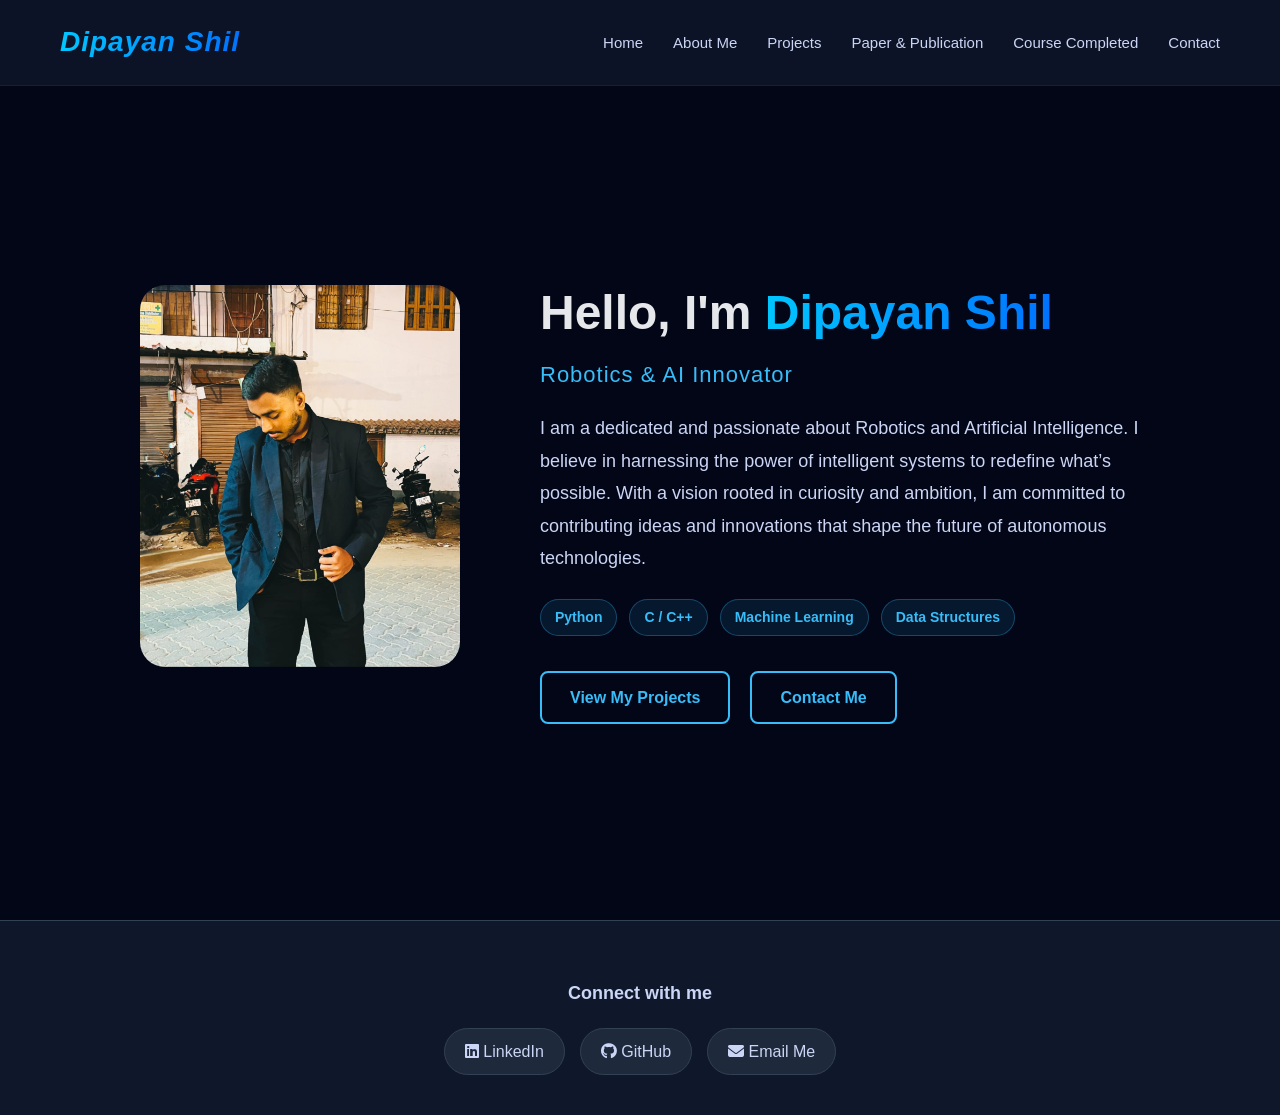
<file: index.html>
<!DOCTYPE html>
<html lang="en">

<head>
    <meta charset="UTF-8">
    <meta name="viewport" content="width=device-width, initial-scale=1.0">
    <title>Dipayan Shil Portfolio</title>
    <link rel="stylesheet" href="style.css">
    <link rel="stylesheet" href="https://cdnjs.cloudflare.com/ajax/libs/font-awesome/6.4.0/css/all.min.css">

</head>

<body>
    <nav>
        <div class="logo">Dipayan Shil</div>
        <ul class="nav-links">
            <li><a href="index.html">Home</a></li>
            <li><a href="about.html">About Me</a></li>
            <li><a href="#projects.html">Projects</a></li>
            <li><a href="paper.html">Paper & Publication</a></li>
            <li><a href="courses.html">Course Completed</a></li>
            <li><a href="contact.html">Contact</a></li>
        </ul>
    </nav>
    <main>

        <section class="about-section">
            <div class="about-container">
                <div class="about-image">
                    <img src="dipayan.png" alt="profile">
                </div>
                <div class="hero-text">
                    <h1>Hello, I'm <span class="highlight-name">Dipayan Shil</span></h1>

                    <h3 class="role-title">Robotics & AI Innovator</h3>

                    <p>I am a dedicated and passionate about Robotics and Artificial Intelligence. I believe in
                        harnessing the power of intelligent systems to redefine what’s possible. With a vision rooted in
                        curiosity and ambition, I am committed to contributing ideas and innovations that shape the
                        future of autonomous technologies.</p>

                    <div class="hero-skills">
                        <span>Python</span>
                        <span>C / C++</span>
                        <span>Machine Learning</span>
                        <span>Data Structures</span>
                    </div>

                    <div class="hero-buttons">
                        <a href="projects.html" class="hero-btn secondary-btn">View My Projects</a>
                        <a href="contact.html" class="hero-btn secondary-btn">Contact Me</a>
                    </div>

                </div>
            </div>
        </section>

    </main>

    <footer>
        <p>Connect with me</p>
        <div class="social-icons">
            <a href="https://www.linkedin.com/in/dipayan-shil-410b94336/" target="_blank" rel="noopener noreferrer">
                <i class="fa-brands fa-linkedin"></i> LinkedIn
            </a>

            <a href="https://github.com/dipayanshil2005" target="_blank" rel="noopener noreferrer">
                <i class="fa-brands fa-github"></i> GitHub
            </a>

            <a href="mailto:dipayanshil2005@gmail.com" class="email-link">
                <i class="fa-solid fa-envelope"></i> Email Me
            </a>
        </div>
    </footer>

</body>

</html>
</file>
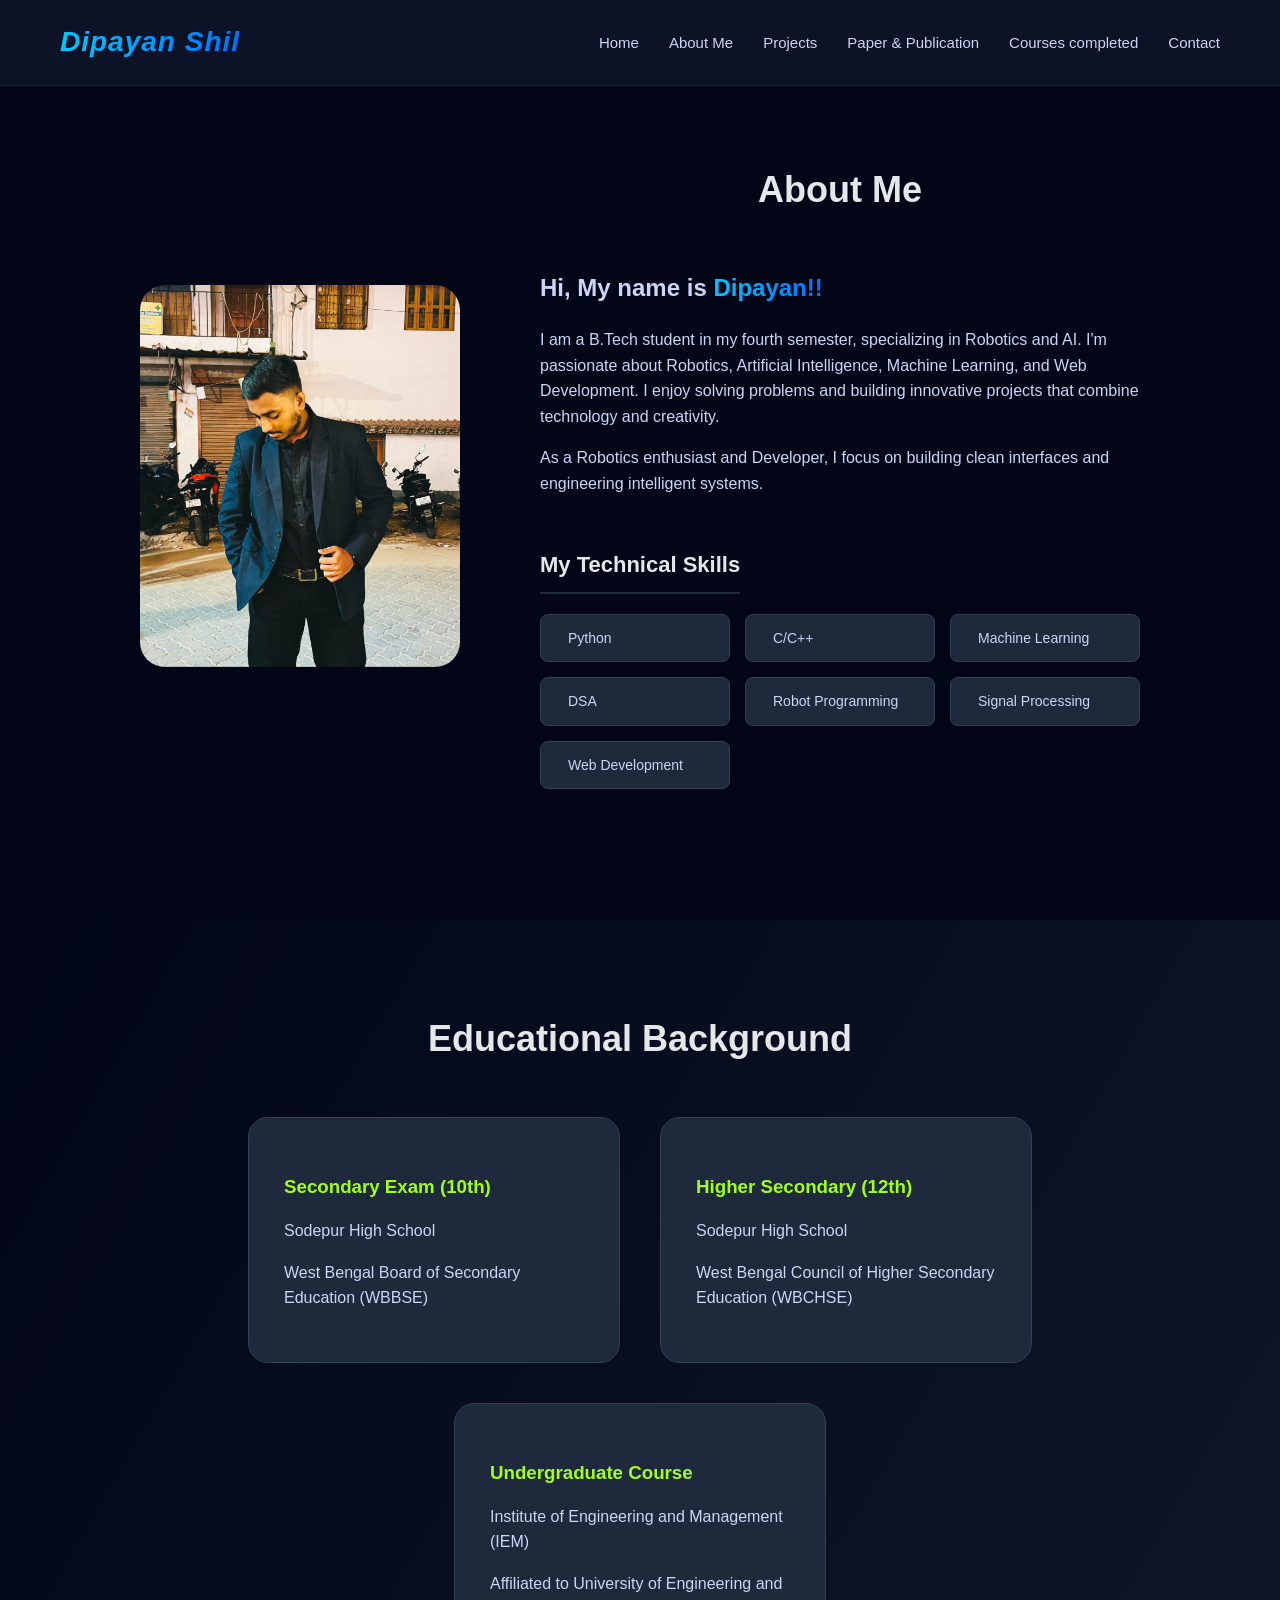
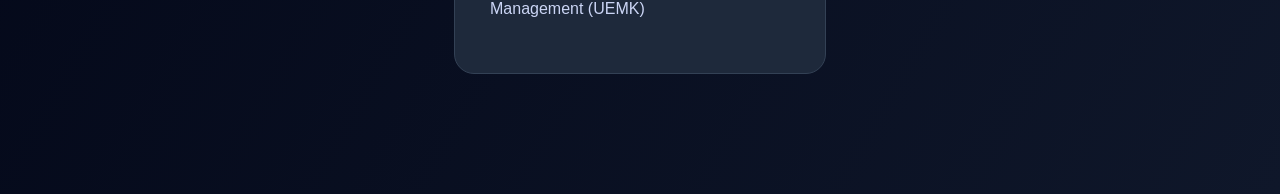
<file: about.html>
<!DOCTYPE html>
<html lang="en">

<head>
    <meta charset="UTF-8">
    <title>About Me</title>
    <link rel="stylesheet" href="style.css">
</head>

<body>

    <nav>

        <div class="logo">Dipayan Shil</div>

        <ul class="nav-links">
            <li><a href="index.html">Home</a></li>
            <li><a href="about.html">About Me</a></li>
            <li><a href="projects.html">Projects</a></li>
            <li><a href="paper.html">Paper & Publication</a></li>
            <li><a href="courses.html">Courses completed</a></li>
            <li><a href="contact.html">Contact</a></li>
        </ul>
    </nav>

    <section class="about-section">
        <div class="about-container">
            <div class="about-image">
                <img src="dipayan.png" alt="profile">
            </div>
            <div class="about-text">
                <h1 class="section-title">About Me</h1>

                <h3 class="about-subtitle">Hi, My name is <span class="highlight-name">Dipayan!!</span></h3>

                <p>I am a B.Tech student in my fourth semester, specializing in Robotics and AI. I'm passionate about
                    Robotics, Artificial Intelligence, Machine Learning, and Web Development. I enjoy solving problems
                    and building innovative projects that combine technology and creativity.</p>

                <p>As a Robotics enthusiast and Developer, I focus on building clean interfaces and engineering
                    intelligent systems.</p>

                <h3 class="skills-title">My Technical Skills</h3>

                <div class="skills-grid">
                    <div class="skill-item"><i class="fa-brands fa-python"></i> Python</div>
                    <div class="skill-item"><i class="fa-solid fa-code"></i> C/C++</div>
                    <div class="skill-item"><i class="fa-solid fa-brain"></i> Machine Learning</div>
                    <div class="skill-item"><i class="fa-solid fa-diagram-project"></i> DSA</div>
                    <div class="skill-item"><i class="fa-solid fa-microchip"></i> Robot Programming</div>
                    <div class="skill-item"><i class="fa-solid fa-wave-square"></i> Signal Processing</div>
                    <div class="skill-item"><i class="fa-solid fa-globe"></i> Web Development</div>
                </div>


            </div>
        </div>
    </section>

    <section class="education-section">
        <h1 class="section-title">Educational Background</h1>
        <div class="education-container">
            <div class="edu-card">
                <h3>Secondary Exam (10th)</h3>
                <p>Sodepur High School</p>
                <p>West Bengal Board of Secondary Education (WBBSE)</p>
            </div>
            <div class="edu-card">
                <h3>Higher Secondary (12th)</h3>
                <p>Sodepur High School</p>
                <p>West Bengal Council of Higher Secondary Education (WBCHSE)</p>
            </div>
            <div class="edu-card">
                <h3>Undergraduate Course</h3>
                <p>Institute of Engineering and Management (IEM)</p>
                <p>Affiliated to University of Engineering and Management (UEMK)</p>
            </div>
        </div>
    </section>

</body>


</html>
</file>
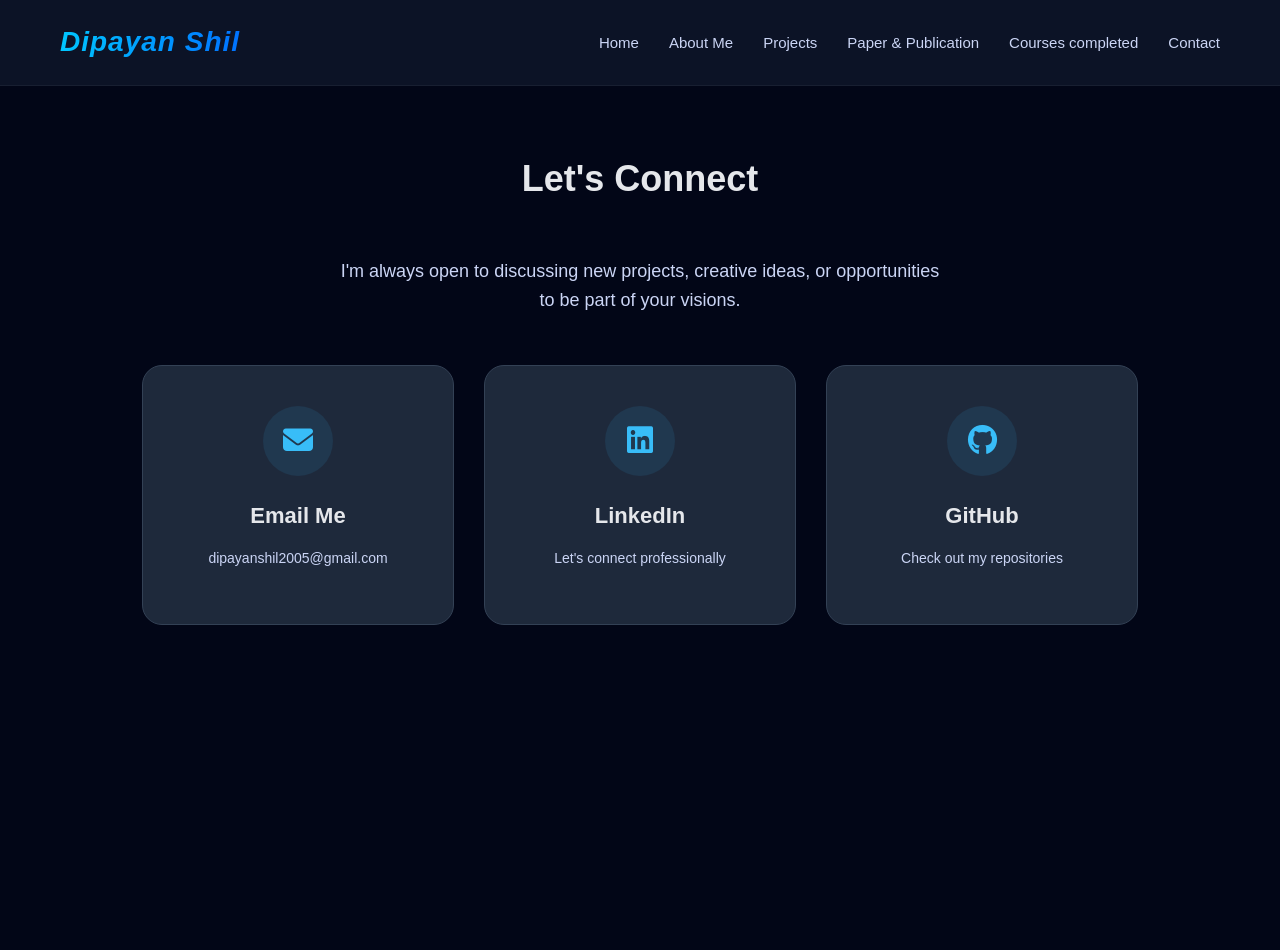
<file: contact.html>
<!DOCTYPE html>
<html>

<head>

    <link rel="stylesheet" href="style.css">
    <link rel="stylesheet" href="https://cdnjs.cloudflare.com/ajax/libs/font-awesome/6.4.0/css/all.min.css">

</head>

<body>

    <nav>
        <div class="logo">Dipayan Shil</div>

        <ul class="nav-links">
            <li><a href="index.html">Home</a></li>
            <li><a href="about.html">About Me</a></li>
            <li><a href="projects.html">Projects</a></li>
            <li><a href="paper.html">Paper & Publication</a></li>
            <li><a href="courses.html">Courses completed</a></li>
            <li><a href="contact.html">Contact</a></li>
        </ul>
    </nav>

    <section class="contact-section">
        <h2 class="section-title">Let's Connect</h2>
        <p class="contact-subtitle">I'm always open to discussing new projects, creative ideas, or opportunities to be
            part of your visions.</p>

        <div class="contact-cards-container">
            <a href="mailto:dipayanshil2005@gmail.com" class="contact-card">
                <div class="card-icon-wrapper">
                    <i class="fa-solid fa-envelope"></i>
                </div>
                <h3>Email Me</h3>
                <p>dipayanshil2005@gmail.com</p>
            </a>

            <a href="https://www.linkedin.com/in/dipayan-shil-410b94336/" target="_blank" rel="noopener noreferrer"
                class="contact-card">
                <div class="card-icon-wrapper">
                    <i class="fa-brands fa-linkedin"></i>
                </div>
                <h3>LinkedIn</h3>
                <p>Let's connect professionally</p>
            </a>

            <a href="https://github.com/dipayanshil2005" target="_blank" rel="noopener noreferrer" class="contact-card">
                <div class="card-icon-wrapper">
                    <i class="fa-brands fa-github"></i>
                </div>
                <h3>GitHub</h3>
                <p>Check out my repositories</p>
            </a>
        </div>
    </section>
</file>
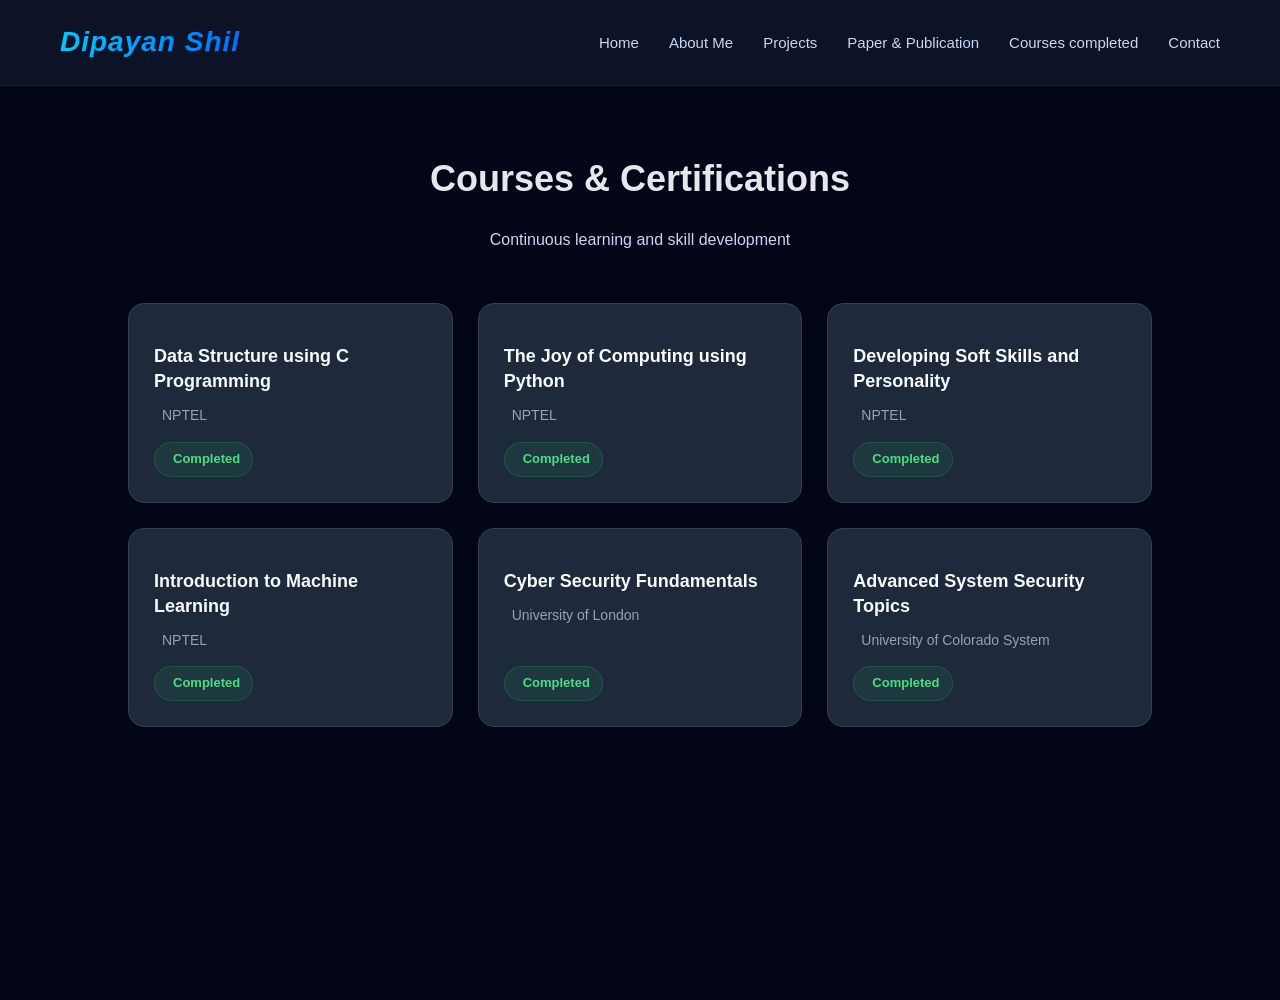
<file: courses.html>
<!DOCTYPE html>
<html>

<head>
    <link rel="stylesheet" href="style.css">
</head>

<body>

    <nav>
        <div class="logo">Dipayan Shil</div>

        <ul class="nav-links">
            <li><a href="index.html">Home</a></li>
            <li><a href="about.html">About Me</a></li>
            <li><a href="projects.html">Projects</a></li>
            <li><a href="paper.html">Paper & Publication</a></li>
            <li><a href="courses.html">Courses completed</a></li>
            <li><a href="contact.html">Contact</a></li>
        </ul>
    </nav>

    <section class="courses-section">
        <h2 class="section-title">Courses & Certifications</h2>
        <p class="section-subtitle">Continuous learning and skill development</p>

        <div class="course-grid">
            <div class="course-card">
                <div class="course-icon"><i class="fa-solid fa-code"></i></div>
                <div class="course-info">
                    <h3>Data Structure using C Programming</h3>
                    <p class="course-provider"><i class="fa-solid fa-building-columns"></i> NPTEL</p>
                </div>
                <div class="status-badge"><i class="fa-solid fa-circle-check"></i> Completed</div>
            </div>

            <div class="course-card">
                <div class="course-icon"><i class="fa-brands fa-python"></i></div>
                <div class="course-info">
                    <h3>The Joy of Computing using Python</h3>
                    <p class="course-provider"><i class="fa-solid fa-building-columns"></i> NPTEL</p>
                </div>
                <div class="status-badge"><i class="fa-solid fa-circle-check"></i> Completed</div>
            </div>

            <div class="course-card">
                <div class="course-icon"><i class="fa-solid fa-users-gear"></i></div>
                <div class="course-info">
                    <h3>Developing Soft Skills and Personality</h3>
                    <p class="course-provider"><i class="fa-solid fa-building-columns"></i> NPTEL</p>
                </div>
                <div class="status-badge"><i class="fa-solid fa-circle-check"></i> Completed</div>
            </div>

            <div class="course-card border-highlight">
                <div class="course-icon"><i class="fa-solid fa-lock"></i></div>
                <div class="course-info">
                    <h3>Introduction to Machine Learning</h3>
                    <p class="course-provider"><i class="fa-solid fa-award"></i> NPTEL</p>
                </div>
                <div class="status-badge"><i class="fa-solid fa-circle-check"></i>Completed</div>
            </div>

            <div class="course-card border-highlight">
                <div class="course-icon"><i class="fa-solid fa-shield-halved"></i></div>
                <div class="course-info">
                    <h3>Cyber Security Fundamentals</h3>
                    <p class="course-provider"><i class="fa-solid fa-award"></i> University of London</p>
                </div>
                <div class="status-badge"><i class="fa-solid fa-circle-check"></i> Completed</div>
            </div>

            <div class="course-card border-highlight">
                <div class="course-icon"><i class="fa-solid fa-lock"></i></div>
                <div class="course-info">
                    <h3>Advanced System Security Topics</h3>
                    <p class="course-provider"><i class="fa-solid fa-award"></i> University of Colorado System</p>
                </div>
                <div class="status-badge"><i class="fa-solid fa-circle-check"></i> Completed</div>
            </div>




        </div>
    </section>
</file>
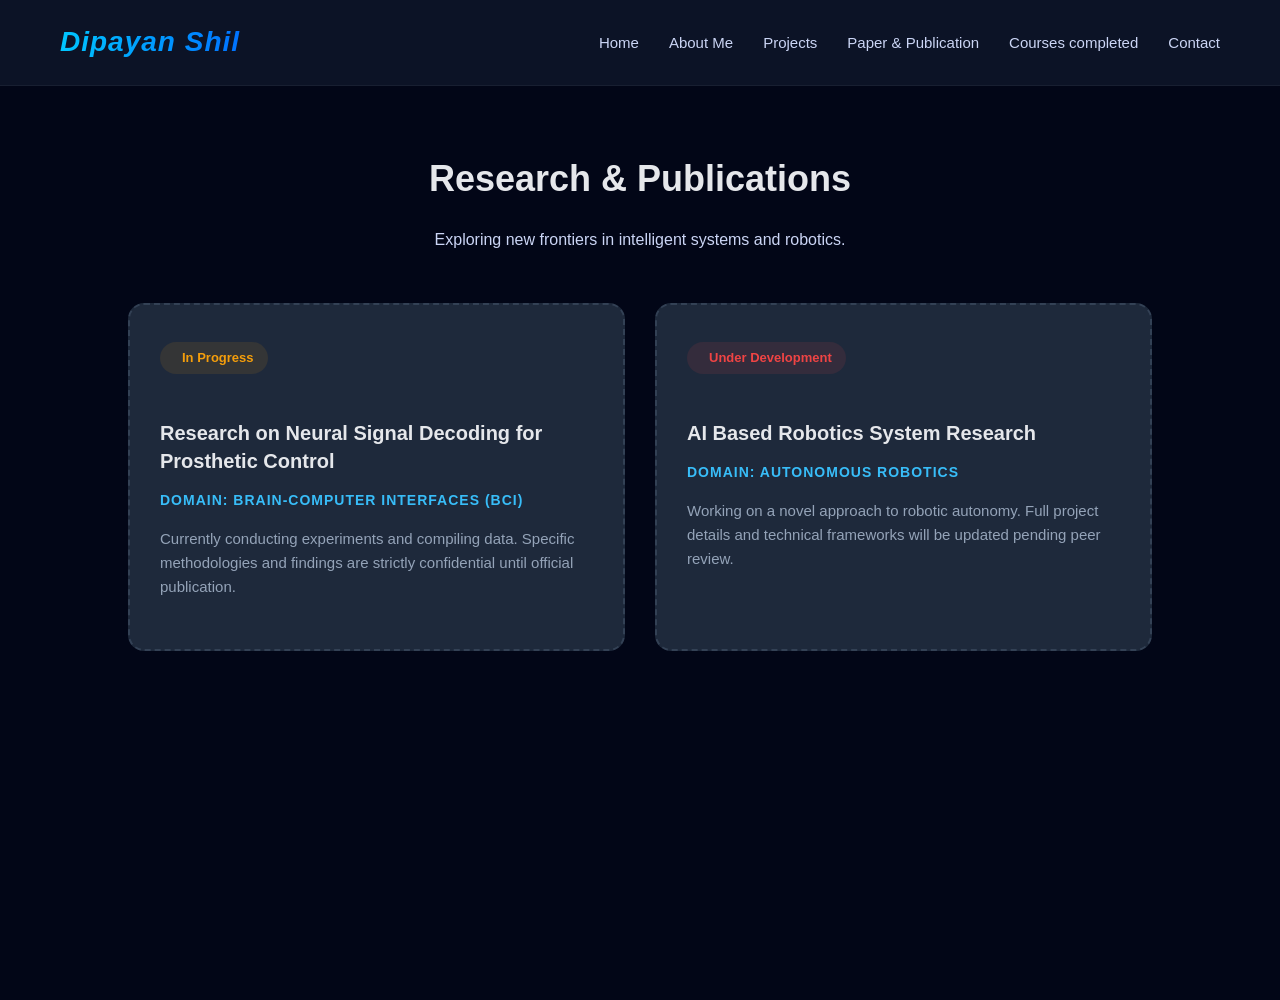
<file: paper.html>
<!DOCTYPE html>
<html>

<head>
    <link rel="stylesheet" href="style.css">
</head>

<body>

    <nav>
        <div class="logo">Dipayan Shil</div>

        <ul class="nav-links">
            <li><a href="index.html">Home</a></li>
            <li><a href="about.html">About Me</a></li>
            <li><a href="projects.html">Projects</a></li>
            <li><a href="paper.html">Paper & Publication</a></li>
            <li><a href="courses.html">Courses completed</a></li>
            <li><a href="contact.html">Contact</a></li>
        </ul>
    </nav>

    <section class="research-section">
        <h2 class="section-title">Research & Publications</h2>
        <p class="section-subtitle">Exploring new frontiers in intelligent systems and robotics.</p>

        <div class="research-grid">
            <div class="research-card">
                <div class="research-status">
                    <i class="fa-solid fa-spinner fa-spin"></i> In Progress
                </div>

                <h3>Research on Neural Signal Decoding for Prosthetic Control</h3>
                <p class="research-domain">Domain: Brain-Computer Interfaces (BCI)</p>
                <p class="research-desc">Currently conducting experiments and compiling data. Specific methodologies and
                    findings are strictly confidential until official publication.</p>
            </div>

            <div class="research-card">
                <div class="research-status lock-badge">
                    <i class="fa-solid fa-lock"></i> Under Development
                </div>

                <h3>AI Based Robotics System Research</h3>
                <p class="research-domain">Domain: Autonomous Robotics</p>
                <p class="research-desc">Working on a novel approach to robotic autonomy. Full project details and
                    technical frameworks will be updated pending peer review.</p>
            </div>
        </div>
    </section>
</file>
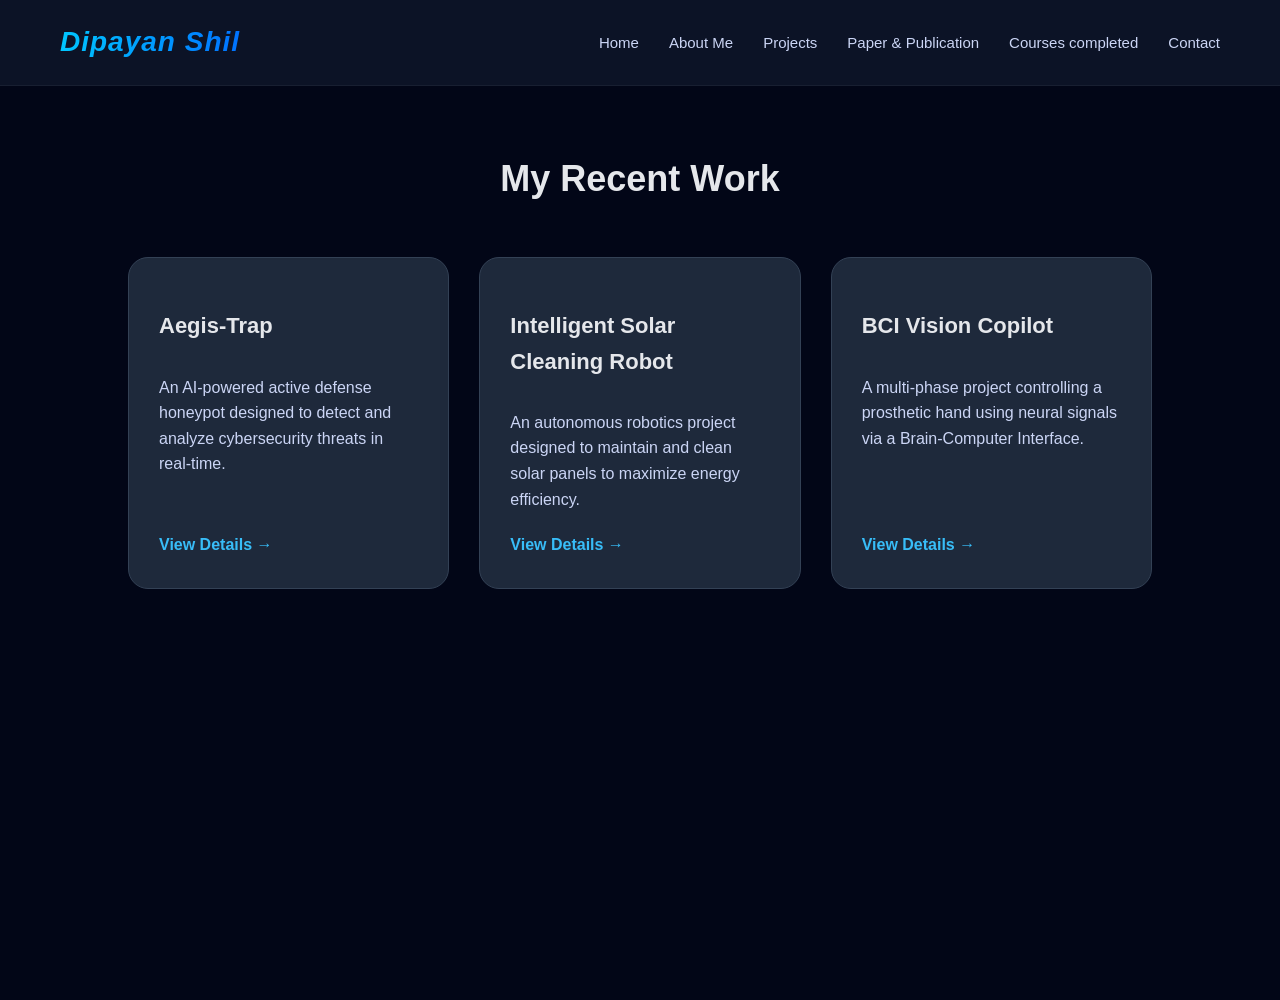
<file: projects.html>
<!DOCTYPE html>
<html>

<head>
    <link rel="stylesheet" href="style.css">
</head>

<body>

    <nav>
        <div class="logo">Dipayan Shil</div>

        <ul class="nav-links">
            <li><a href="index.html">Home</a></li>
            <li><a href="about.html">About Me</a></li>
            <li><a href="projects.html">Projects</a></li>
            <li><a href="paper.html">Paper & Publication</a></li>
            <li><a href="courses.html">Courses completed</a></li>
            <li><a href="contact.html">Contact</a></li>
        </ul>
    </nav>

    <section class="projects-section">
        <h2 class="section-title">My Recent Work</h2>

        <div class="project-grid">
            <div class="card">
                <i class="fa-solid fa-shield-halved card-icon"></i>
                <h3>Aegis-Trap</h3>
                <p>An AI-powered active defense honeypot designed to detect and analyze cybersecurity threats in
                    real-time.</p>
                <a href="#" class="card-link">View Details &rarr;</a>
            </div>

            <div class="card">
                <i class="fa-solid fa-solar-panel card-icon"></i>
                <h3>Intelligent Solar Cleaning Robot</h3>
                <p>An autonomous robotics project designed to maintain and clean solar panels to maximize energy
                    efficiency.</p>
                <a href="#" class="card-link">View Details &rarr;</a>
            </div>

            <div class="card">
                <i class="fa-solid fa-brain card-icon"></i>
                <h3>BCI Vision Copilot</h3>
                <p>A multi-phase project controlling a prosthetic hand using neural signals via a Brain-Computer
                    Interface.</p>
                <a href="#" class="card-link">View Details &rarr;</a>
            </div>
        </div>
    </section>
</file>
<file: style.css>
html {
    scroll-behavior: smooth;
    scroll-padding-top: 90px; 
}

body {
    background-color: #0f172a;
    color: #f8fafc;
    font-family: 'Segoe UI', Tahoma, Geneva, Verdana, sans-serif;
    margin: 0;
    line-height: 1.6;
}


.section-title {
    text-align: center;
    font-size: 36px;
    color: #e5e7eb;
    margin-bottom: 50px;
}

.section-subtitle {
    text-align: center;
    color: #cbd5f5;
    margin-top: -30px;
    margin-bottom: 50px;
    font-size: 16px;
}

.highlight-name {
    background: linear-gradient(90deg, #00c6ff, #0072ff);
    -webkit-background-clip: text;
    -webkit-text-fill-color: transparent;
    font-weight: bold;
}

/* 2. BUTTONS */

.hero-buttons {
    display: flex;
    gap: 20px;
    margin-top: 35px;
    flex-wrap: wrap; 
}

.hero-btn {
    display: inline-block;
    padding: 12px 28px;
    background: #38bdf8;
    color: #0f172a;
    text-decoration: none;
    font-weight: bold;
    border-radius: 8px;
    border: 2px solid #38bdf8;
    transition: all 0.3s ease;
    margin: 0;
}

.hero-btn.secondary-btn {
    background: transparent;
    color: #38bdf8;
}

.hero-btn:hover {
    background: #0ea5e9;
    border-color: #0ea5e9;
    transform: translateY(-3px);
    box-shadow: 0 10px 20px rgba(14, 165, 233, 0.2);
}

.hero-btn.secondary-btn:hover {
    background: rgba(56, 189, 248, 0.1);
    color: #ffffff;
    border-color: #38bdf8;
}

/*3. NAVBAR*/

nav {
    display: flex;
    justify-content: space-between;
    align-items: center;
    background: rgba(15, 23, 42, 0.85);
    backdrop-filter: blur(10px);
    -webkit-backdrop-filter: blur(10px);
    padding: 20px 60px;
    position: fixed;
    top: 0;
    left: 0;
    right: 0;
    z-index: 1000;
    border-bottom: 1px solid rgba(255, 255, 255, 0.05);
}

.logo {
    font-size: 28px;
    font-weight: 800;
    font-style: italic;
    background: linear-gradient(90deg, #00c6ff, #0072ff);
    -webkit-background-clip: text;
    -webkit-text-fill-color: transparent;
    letter-spacing: 1px;
}

.nav-links {
    display: flex;
    list-style: none;
    margin: 0;
    padding: 0;
    gap: 30px;
}

.nav-links a {
    color: #cbd5f5;
    text-decoration: none;
    font-size: 15px;
    font-weight: 500;
    position: relative;
    transition: color 0.3s ease;
}

.nav-links a:hover {
    color: #b2f838;
}

.nav-links a::after {
    content: '';
    position: absolute;
    width: 0;
    height: 2px;
    bottom: -6px;
    left: 0;
    background-color: #b2f838;
    transition: width 0.3s ease;
    border-radius: 2px;
}

.nav-links a:hover::after {
    width: 100%;
}

/* 4. HERO & ABOUT ME */

.about-section {
    min-height: 80vh;
    display: flex;
    align-items: center;
    justify-content: center;
    background: #020617;
    padding: 120px 10% 80px;
}

.about-container {
    display: flex;
    align-items: center;
    justify-content: space-between;
    gap: 80px;
    max-width: 1200px;
    margin: auto;
}

.about-image img {
    width: 320px;
    border-radius: 25px;
    transition: transform 0.4s ease, box-shadow 0.4s ease;
}

.about-image img:hover {
    transform: translateY(-10px);
    box-shadow: 0 15px 40px rgba(0, 198, 255, 0.3);
}


.hero-text h1 {
    font-size: 48px;
    font-weight: 700;
    color: #e5e7eb;
    margin-bottom: 15px;
}

.hero-text p {
    font-size: 18px;
    color: #cbd5f5;
    line-height: 1.8;
    max-width: 600px;
}

.role-title {
    color: #38bdf8;
    font-size: 22px;
    font-weight: 500;
    margin-top: -10px;
    margin-bottom: 20px;
    letter-spacing: 1px;
}

/* About Page */
.about-text {
    max-width: 600px;
}

.about-subtitle {
    font-size: 24px;
    color: #cbd5f5;
    margin-bottom: 20px;
}

.about-text p {
    color: #cbd5f5;
    margin-bottom: 15px;
}

/* Skills */
.hero-skills {
    display: flex;
    gap: 12px;
    flex-wrap: wrap;
    margin: 25px 0;
}

.hero-skills span {
    background: rgba(56, 189, 248, 0.1);
    color: #38bdf8;
    padding: 6px 14px;
    border-radius: 20px;
    font-size: 14px;
    font-weight: bold;
    border: 1px solid rgba(56, 189, 248, 0.3);
    transition: 0.3s ease;
}

.hero-skills span:hover {
    background: rgba(56, 189, 248, 0.2);
    transform: translateY(-2px);
}

/* Skills Page grid */
.skills-title {
    color: #e5e7eb;
    font-size: 22px;
    margin-top: 35px;
    margin-bottom: 20px;
    border-bottom: 2px solid #1e293b;
    padding-bottom: 10px;
    display: inline-block;
}

.skills-grid {
    display: grid;
    grid-template-columns: repeat(auto-fit, minmax(150px, 1fr));
    gap: 15px;
    margin-bottom: 40px;
}

.skill-item {
    background: #1e293b;
    border: 1px solid #334155;
    padding: 12px 15px;
    border-radius: 8px;
    color: #cbd5f5;
    font-size: 14px;
    font-weight: 500;
    display: flex;
    align-items: center;
    gap: 12px;
    transition: all 0.3s ease;
}

.skill-item i {
    color: #38bdf8;
    font-size: 18px;
}

.skill-item:hover {
    border-color: #38bdf8;
    transform: translateY(-3px);
    box-shadow: 0 5px 15px rgba(56, 189, 248, 0.15);
    color: #ffffff;
}

/*  5. EDUCATION */

.education-section {
    padding: 60px 10% 120px;
    background: linear-gradient(120deg, #020617, #0f172a);
    text-align: center;
}

.education-container {
    display: flex;
    justify-content: center;
    flex-wrap: wrap;
    gap: 40px;
}

.edu-card {
    background: #1e293b;
    padding: 35px;
    width: 300px;
    border-radius: 20px;
    border: 1px solid #334155;
    transition: all 0.3s ease;
    text-align: left;
}

.edu-card h3 {
    color: #a3ff12;
    margin-bottom: 15px;
}

.edu-card p {
    color: #cbd5f5;
    line-height: 1.6;
}

.edu-card:hover {
    transform: translateY(-10px);
    box-shadow: 0 15px 40px rgba(0, 0, 0, 0.5);
    border-color: #38bdf8;
}

/* 6. PROJECTS */

.projects-section {
    padding: 120px 10% 80px;
    background: #020617;
    min-height: calc(100vh - 100px);
}

.project-grid {
    display: grid;
    grid-template-columns: repeat(auto-fit, minmax(300px, 1fr));
    gap: 30px;
}

.card {
    background: #1e293b;
    padding: 30px;
    border-radius: 20px;
    border: 1px solid #334155;
    transition: transform 0.3s ease, box-shadow 0.3s ease, border-color 0.3s ease;
    display: flex;
    flex-direction: column;
}

.card:hover {
    transform: translateY(-10px);
    box-shadow: 0 15px 30px rgba(0, 0, 0, 0.5);
    border-color: #38bdf8;
}

.card-icon {
    font-size: 30px;
    color: #38bdf8;
    margin-bottom: 20px;
}

.card h3 {
    color: #e5e7eb;
    margin-top: 0;
    margin-bottom: 15px;
    font-size: 22px;
}

.card p {
    color: #cbd5f5;
    flex-grow: 1;
    margin-bottom: 20px;
}

.card-link {
    color: #38bdf8;
    text-decoration: none;
    font-weight: bold;
    transition: color 0.3s;
}

.card-link:hover {
    color: #00c6ff;
}

/* 7. PAPERS */

.research-section {
    padding: 120px 10% 80px;
    background: #020617;
    min-height: calc(100vh - 100px);
}

.research-grid {
    display: grid;
    grid-template-columns: repeat(auto-fit, minmax(350px, 1fr));
    gap: 30px;
    margin-top: 40px;
}

.research-card {
    background: #1e293b;
    border: 2px dashed #334155;
    border-radius: 16px;
    padding: 35px 30px;
    transition: all 0.3s ease;
}

.research-card:hover {
    border-color: #38bdf8;
    transform: translateY(-5px);
    background: #152033;
}

.research-status {
    display: inline-flex;
    align-items: center;
    gap: 8px;
    background: rgba(245, 158, 11, 0.1);
    color: #f59e0b;
    padding: 6px 14px;
    border-radius: 20px;
    font-size: 13px;
    font-weight: bold;
    margin-bottom: 25px;
}

.research-status.lock-badge {
    background: rgba(239, 68, 68, 0.1);
    color: #ef4444;
}

.research-card h3 {
    color: #e5e7eb;
    font-size: 20px;
    margin-bottom: 10px;
    line-height: 1.4;
}

.research-domain {
    color: #38bdf8;
    font-size: 14px;
    font-weight: 600;
    margin-bottom: 15px;
    text-transform: uppercase;
    letter-spacing: 1px;
}

.research-desc {
    color: #94a3b8;
    font-size: 15px;
    line-height: 1.6;
}

/*  8. COURSES */

.courses-section {
    padding: 120px 10% 80px;
    background: #020617;
    min-height: calc(100vh - 100px);
}

.course-grid {
    display: grid;
    grid-template-columns: repeat(auto-fit, minmax(320px, 1fr));
    gap: 25px;
}

.course-card {
    background: #1e293b;
    border: 1px solid #334155;
    border-radius: 16px;
    padding: 25px;
    display: flex;
    flex-direction: column;
    gap: 15px;
    transition: all 0.3s ease;
    position: relative;
    overflow: hidden;
}

.course-card:hover {
    transform: translateY(-8px);
    border-color: #38bdf8;
    box-shadow: 0 10px 30px rgba(0, 0, 0, 0.5);
}

.course-card.border-highlight:hover {
    border-color: #ffcc00;
    box-shadow: 0 10px 30px rgba(255, 204, 0, 0.15);
}

.course-card.border-highlight .course-icon {
    color: #ffcc00;
    background: rgba(255, 204, 0, 0.1);
}

.course-info h3 {
    color: #f8fafc;
    font-size: 18px;
    margin: 0 0 10px 0;
    line-height: 1.4;
}

.course-provider {
    color: #94a3b8;
    font-size: 14px;
    margin: 0;
    display: flex;
    align-items: center;
    gap: 8px;
}

.status-badge {
    margin-top: auto;
    display: inline-flex;
    align-items: center;
    gap: 6px;
    background: rgba(34, 197, 94, 0.1);
    color: #4ade80;
    padding: 6px 12px;
    border-radius: 20px;
    font-size: 13px;
    font-weight: bold;
    width: fit-content;
    border: 1px solid rgba(34, 197, 94, 0.2);
}

/* 9. CONTACT  */

.contact-section {
    padding: 120px 10% 80px;
    background: #020617;
    text-align: center;
    min-height: calc(100vh - 150px);
}

.contact-subtitle {
    color: #cbd5f5;
    margin-bottom: 50px;
    font-size: 18px;
    max-width: 600px;
    margin-left: auto;
    margin-right: auto;
}

.contact-cards-container {
    display: flex;
    justify-content: center;
    gap: 30px;
    flex-wrap: wrap;
}

.contact-card {
    background: #1e293b;
    border: 1px solid #334155;
    border-radius: 20px;
    padding: 40px 30px;
    width: 250px;
    text-align: center;
    text-decoration: none;
    transition: all 0.4s ease;
}

.contact-card:hover {
    transform: translateY(-10px);
    border-color: #38bdf8;
    box-shadow: 0 15px 30px rgba(56, 189, 248, 0.15);
}

.card-icon-wrapper {
    background: rgba(56, 189, 248, 0.1);
    width: 70px;
    height: 70px;
    line-height: 70px;
    border-radius: 50%;
    margin: 0 auto 20px;
    font-size: 30px;
    color: #38bdf8;
    transition: all 0.4s ease;
}

.contact-card:hover .card-icon-wrapper {
    transform: scale(1.1);
    background: #38bdf8;
    color: #0f172a;
}

.contact-card h3 {
    color: #e5e7eb;
    font-size: 22px;
    margin-bottom: 10px;
}

.contact-card p {
    color: #cbd5f5;
    font-size: 14px;
}

/* 10. FOOTER */

footer {
    text-align: center;
    padding: 40px 20px;
    background: #0f172a;
    color: white;
    border-top: 1px solid #334155;
    margin-top: auto;
}

footer p {
    font-size: 18px;
    font-weight: bold;
    margin-bottom: 20px;
    color: #cbd5f5;
}

.social-icons {
    display: flex;
    justify-content: center;
    flex-wrap: wrap;
    gap: 15px;
}

.social-icons a {
    color: #cbd5f5;
    text-decoration: none;
    font-weight: 500;
    padding: 10px 20px;
    background: #1e293b;
    border: 1px solid #334155;
    border-radius: 25px;
    transition: all 0.3s ease;
}

.social-icons a:hover {
    color: #0f172a;
    background: #38bdf8;
    border-color: #38bdf8;
    transform: translateY(-3px);
    box-shadow: 0 5px 15px rgba(56, 189, 248, 0.4);
}

.social-icons a.email-link:hover {
    background: #ef4444;
    border-color: #ef4444;
    box-shadow: 0 5px 15px rgba(239, 68, 68, 0.4);
}
</file>
